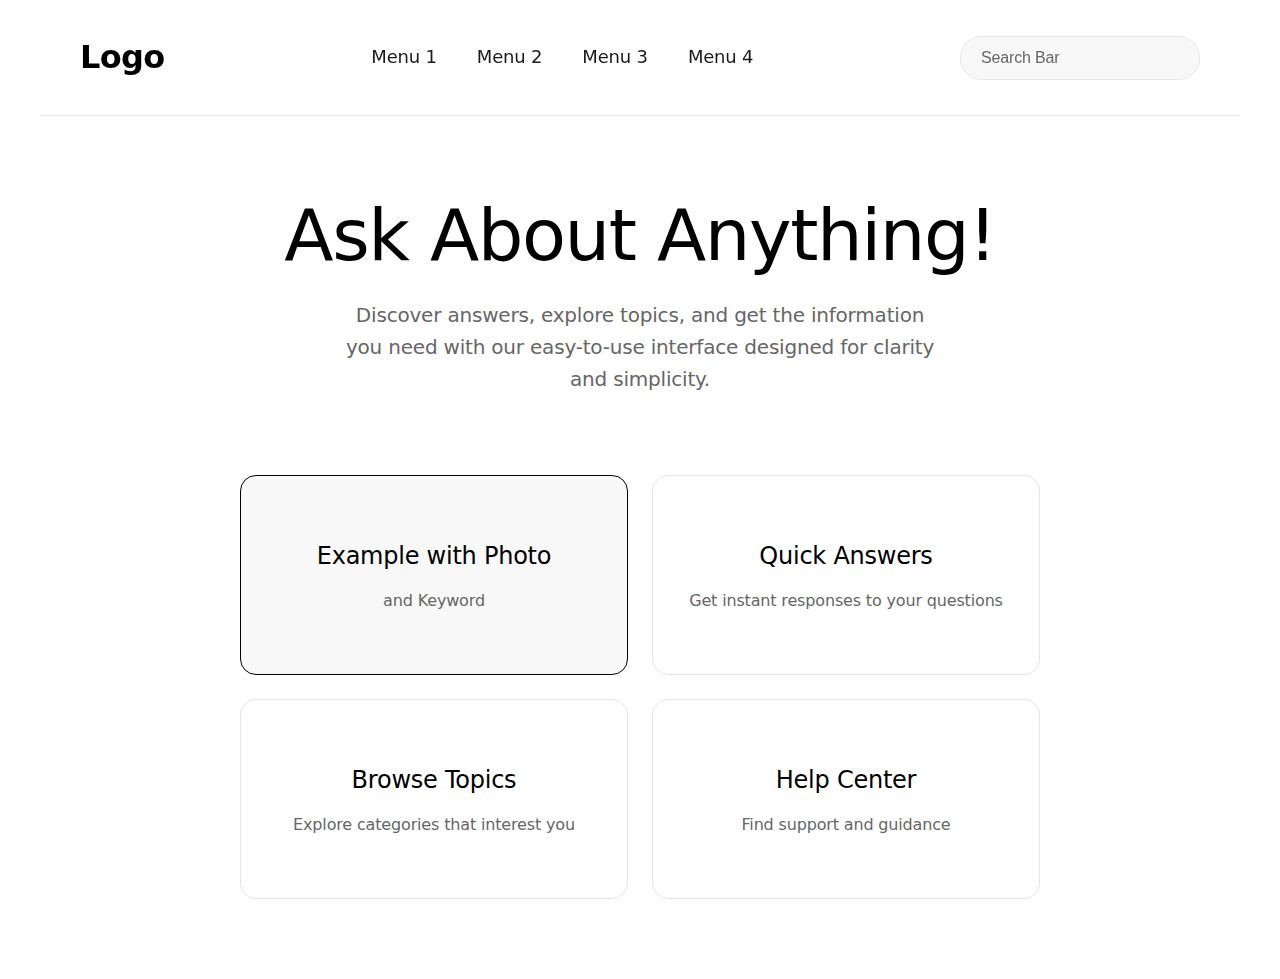
<file: test/test.html>
<!DOCTYPE html>
<html lang="en">
<head>
    <meta charset="UTF-8">
    <meta name="viewport" content="width=device-width, initial-scale=1.0">
    <title>Pearl-Inspired Senior Interface</title>
    <style>
        * {
            margin: 0;
            padding: 0;
            box-sizing: border-box;
        }

        :root {
            --primary-text: #1a1a1a;
            --secondary-text: #666666;
            --accent-color: #000000;
            --light-bg: #f8f8f8;
            --white: #ffffff;
            --border-color: #e5e5e5;
        }

        body {
            font-family: -apple-system, BlinkMacSystemFont, 'SF Pro Display', system-ui, sans-serif;
            background: var(--white);
            color: var(--primary-text);
            font-size: 18px;
            line-height: 1.6;
            letter-spacing: -0.01em;
        }

        .container {
            max-width: 1200px;
            margin: 0 auto;
            min-height: 100vh;
        }

        /* Header */
        .header {
            padding: 32px 40px;
            display: flex;
            align-items: center;
            justify-content: space-between;
            border-bottom: 1px solid var(--border-color);
            background: rgba(255, 255, 255, 0.95);
            backdrop-filter: blur(10px);
            position: sticky;
            top: 0;
            z-index: 100;
        }

        .logo {
            font-size: 32px;
            font-weight: 600;
            color: var(--accent-color);
            letter-spacing: -0.02em;
        }

        .nav-menu {
            display: flex;
            gap: 40px;
        }

        .nav-item {
            color: var(--primary-text);
            text-decoration: none;
            font-size: 18px;
            font-weight: 400;
            transition: color 0.3s ease;
            letter-spacing: -0.01em;
        }

        .nav-item:hover {
            color: var(--secondary-text);
        }

        .search-bar {
            padding: 12px 20px;
            font-size: 16px;
            border: 1px solid var(--border-color);
            border-radius: 30px;
            background: var(--light-bg);
            width: 240px;
            transition: all 0.3s ease;
            letter-spacing: -0.01em;
        }

        .search-bar:focus {
            outline: none;
            border-color: var(--accent-color);
            background: var(--white);
        }

        .search-bar::placeholder {
            color: var(--secondary-text);
        }

        /* Main Content */
        .main-content {
            padding: 80px 40px;
            text-align: center;
        }

        .main-title {
            font-size: clamp(48px, 8vw, 72px);
            font-weight: 500;
            color: var(--accent-color);
            margin-bottom: 24px;
            letter-spacing: -0.02em;
            line-height: 1.1;
        }

        .subtitle {
            font-size: 20px;
            color: var(--secondary-text);
            margin-bottom: 80px;
            max-width: 600px;
            margin-left: auto;
            margin-right: auto;
            letter-spacing: -0.01em;
        }

        .content-grid {
            display: grid;
            grid-template-columns: repeat(auto-fit, minmax(280px, 1fr));
            gap: 24px;
            max-width: 800px;
            margin: 0 auto;
        }

        .content-box {
            background: var(--white);
            border: 1px solid var(--border-color);
            border-radius: 16px;
            padding: 40px 32px;
            min-height: 200px;
            display: flex;
            flex-direction: column;
            justify-content: center;
            cursor: pointer;
            transition: all 0.4s ease;
            position: relative;
            overflow: hidden;
        }

        .content-box::before {
            content: '';
            position: absolute;
            top: 0;
            left: 0;
            right: 0;
            bottom: 0;
            background: linear-gradient(135deg, transparent 0%, rgba(0,0,0,0.02) 100%);
            opacity: 0;
            transition: opacity 0.4s ease;
        }

        .content-box:hover {
            transform: translateY(-8px);
            box-shadow: 0 20px 40px rgba(0, 0, 0, 0.1);
            border-color: var(--accent-color);
        }

        .content-box:hover::before {
            opacity: 1;
        }

        .content-box.featured {
            background: var(--light-bg);
            border-color: var(--accent-color);
        }

        .content-box.featured::before {
            background: linear-gradient(135deg, rgba(0,0,0,0.02) 0%, rgba(0,0,0,0.04) 100%);
        }

        .box-title {
            font-size: 24px;
            font-weight: 500;
            color: var(--accent-color);
            margin-bottom: 12px;
            letter-spacing: -0.01em;
            position: relative;
            z-index: 2;
        }

        .box-subtitle {
            font-size: 16px;
            color: var(--secondary-text);
            letter-spacing: -0.01em;
            position: relative;
            z-index: 2;
        }

        /* Responsive Design */
        @media (max-width: 768px) {
            .header {
                padding: 24px 20px;
                flex-direction: column;
                gap: 24px;
            }

            .nav-menu {
                order: 3;
                gap: 24px;
                flex-wrap: wrap;
                justify-content: center;
            }

            .search-bar {
                order: 2;
                width: 100%;
                max-width: 300px;
            }

            .main-content {
                padding: 60px 20px;
            }

            .subtitle {
                margin-bottom: 60px;
            }

            .content-grid {
                grid-template-columns: 1fr;
                max-width: 400px;
            }
        }

        /* Focus states */
        .nav-item:focus,
        .search-bar:focus,
        .content-box:focus {
            outline: 2px solid var(--accent-color);
            outline-offset: 2px;
        }

        /* Loading animation */
        @keyframes fadeInUp {
            from {
                opacity: 0;
                transform: translateY(30px);
            }
            to {
                opacity: 1;
                transform: translateY(0);
            }
        }

        @keyframes ripple {
            to {
                transform: scale(4);
                opacity: 0;
            }
        }

        .content-box {
            animation: fadeInUp 0.6s ease forwards;
        }

        .content-box:nth-child(1) { animation-delay: 0.1s; }
        .content-box:nth-child(2) { animation-delay: 0.2s; }
        .content-box:nth-child(3) { animation-delay: 0.3s; }
        .content-box:nth-child(4) { animation-delay: 0.4s; }
    </style>
</head>
<body>
    <div class="container">
        <header class="header">
            <div class="logo">Logo</div>
            <nav class="nav-menu">
                <a href="#" class="nav-item">Menu 1</a>
                <a href="#" class="nav-item">Menu 2</a>
                <a href="#" class="nav-item">Menu 3</a>
                <a href="#" class="nav-item">Menu 4</a>
            </nav>
            <input type="text" class="search-bar" placeholder="Search Bar">
        </header>

        <main class="main-content">
            <h1 class="main-title">Ask About Anything!</h1>
            <p class="subtitle">Discover answers, explore topics, and get the information you need with our easy-to-use interface designed for clarity and simplicity.</p>
            
            <div class="content-grid">
                <div class="content-box featured" tabindex="0">
                    <div class="box-title">Example with Photo</div>
                    <div class="box-subtitle">and Keyword</div>
                </div>
                
                <div class="content-box" tabindex="0">
                    <div class="box-title">Quick Answers</div>
                    <div class="box-subtitle">Get instant responses to your questions</div>
                </div>
                
                <div class="content-box" tabindex="0">
                    <div class="box-title">Browse Topics</div>
                    <div class="box-subtitle">Explore categories that interest you</div>
                </div>
                
                <div class="content-box" tabindex="0">
                    <div class="box-title">Help Center</div>
                    <div class="box-subtitle">Find support and guidance</div>
                </div>
            </div>
        </main>
    </div>

    <script>
        // Enhanced interaction with smooth animations
        document.querySelectorAll('.content-box').forEach((box, index) => {
            box.addEventListener('click', function() {
                // Create ripple effect
                const ripple = document.createElement('div');
                ripple.style.cssText = `
                    position: absolute;
                    border-radius: 50%;
                    background: rgba(0,0,0,0.1);
                    transform: scale(0);
                    animation: ripple 0.6s linear;
                    pointer-events: none;
                    width: 100px;
                    height: 100px;
                    left: 50%;
                    top: 50%;
                    margin-left: -50px;
                    margin-top: -50px;
                `;
                
                this.appendChild(ripple);
                
                setTimeout(() => {
                    ripple.remove();
                }, 600);
                
                // Add your click functionality here
                console.log('Clicked on:', this.querySelector('.box-title').textContent);
            });
        });

        // Search functionality
        const searchBar = document.querySelector('.search-bar');
        searchBar.addEventListener('keypress', function(e) {
            if (e.key === 'Enter' && this.value.trim()) {
                console.log('Searching for:', this.value);
                // Add your search functionality here
            }
        });

        // Keyboard navigation
        document.addEventListener('keydown', function(e) {
            if (e.key === 'Enter' && e.target.classList.contains('content-box')) {
                e.target.click();
            }
        });

        // Smooth scroll behavior
        document.documentElement.style.scrollBehavior = 'smooth';
    </script>
</body>
</html>
</file>
